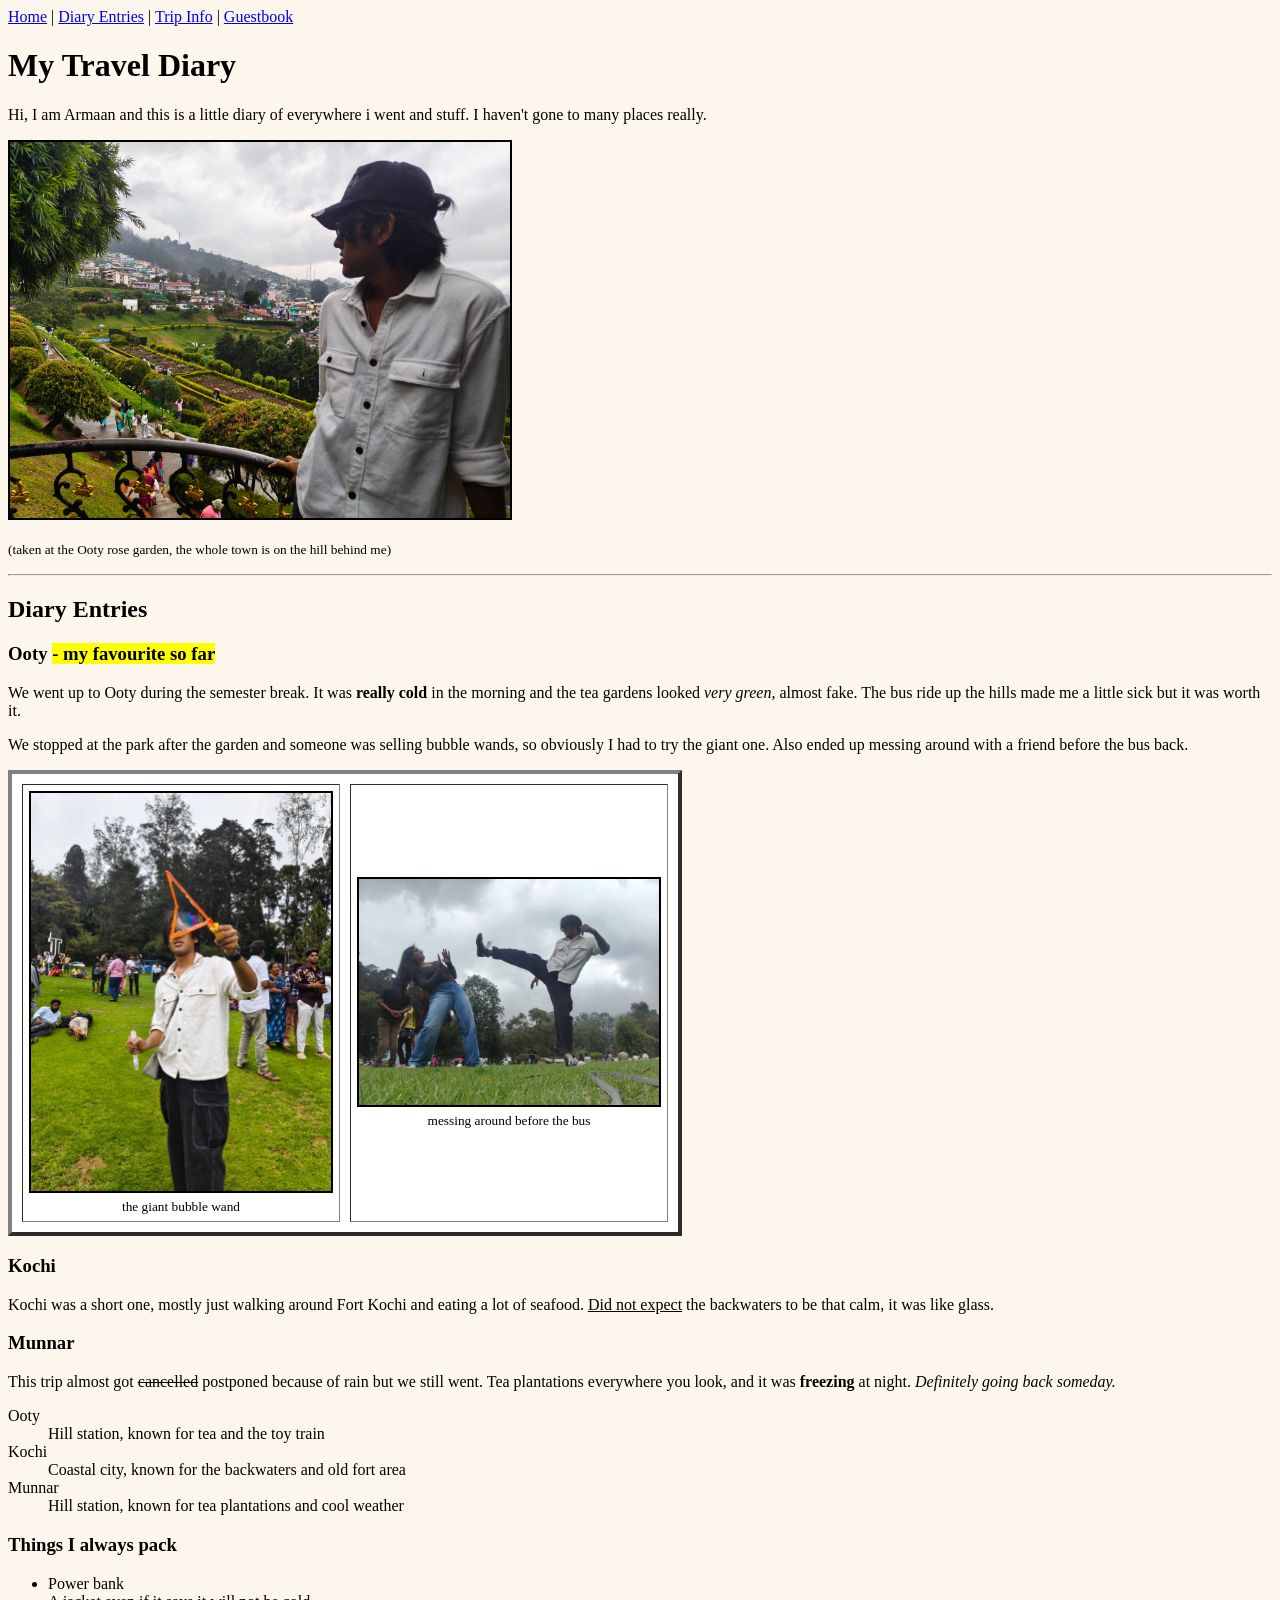
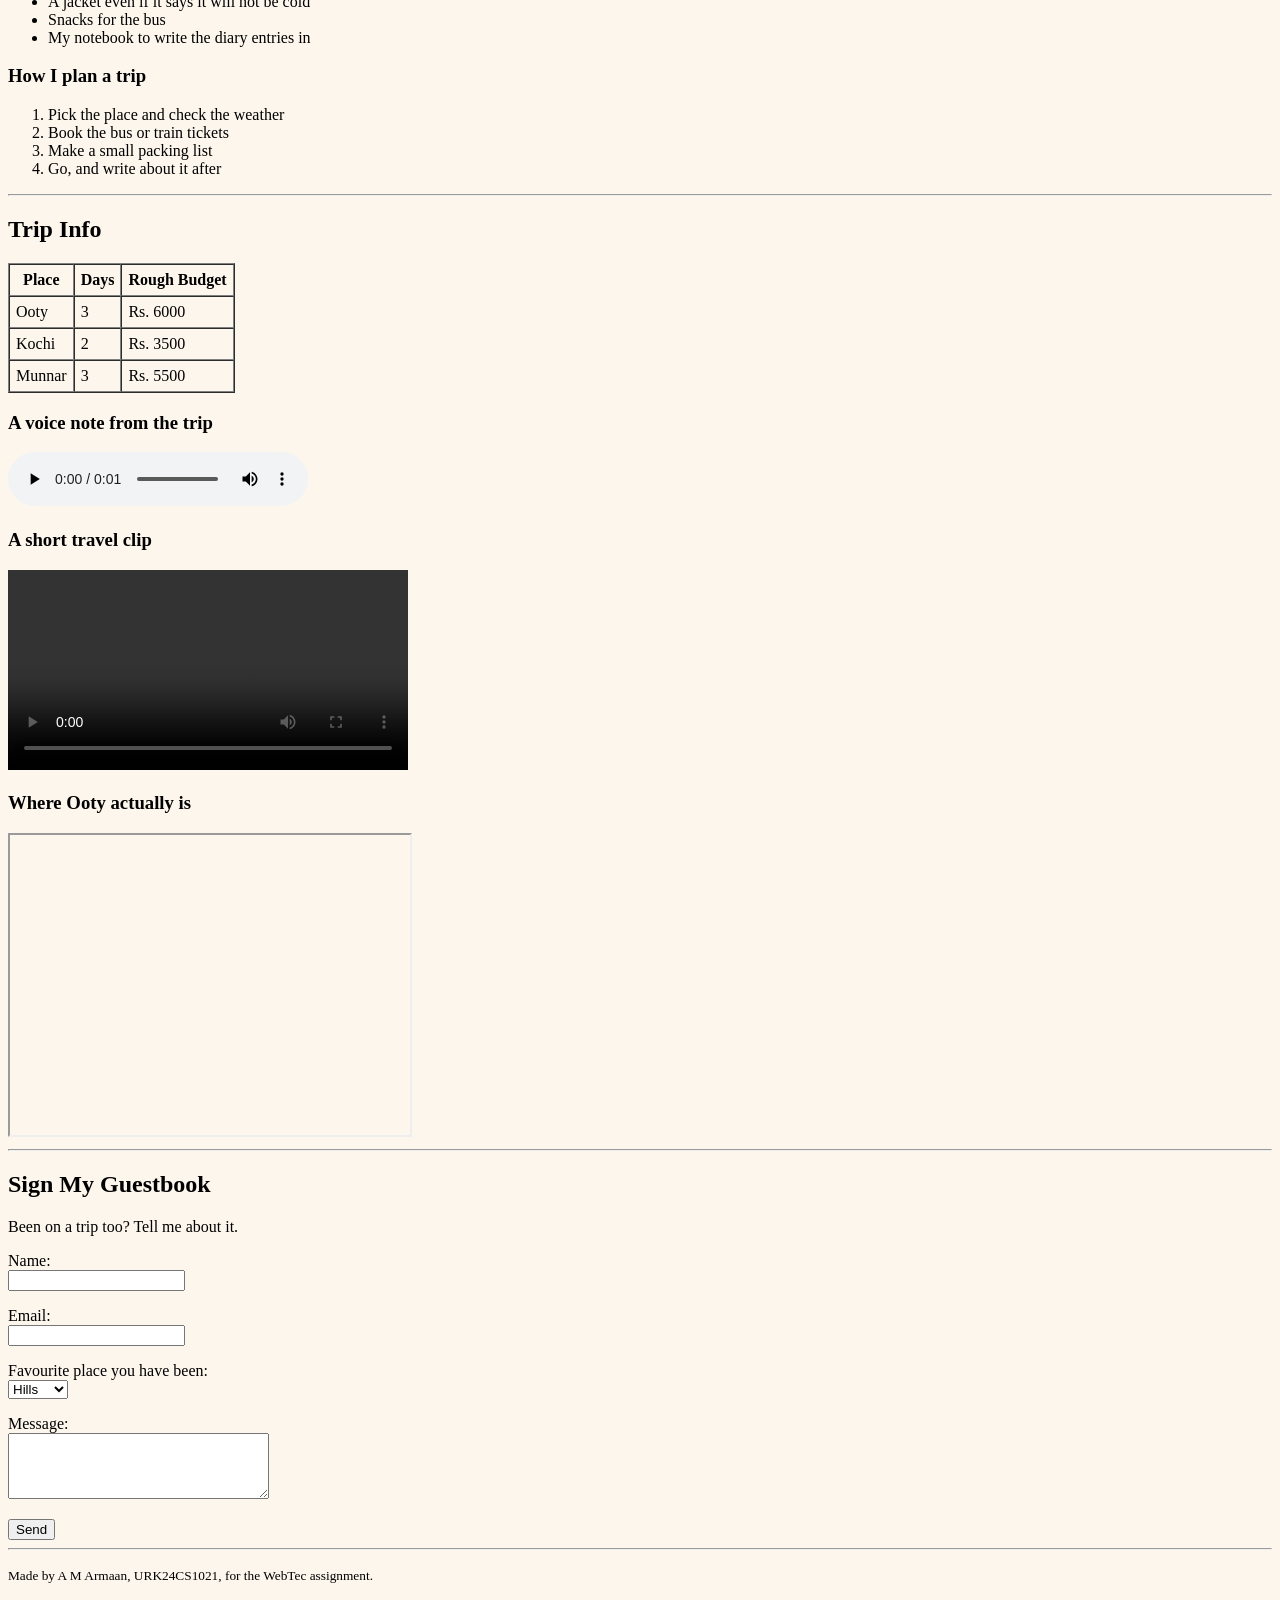
<file: Subjects/WebTech/output/Assignment1/index.html>
<!DOCTYPE html>
<html>
<head>
<title>My Travel Diary</title>
<meta charset="UTF-8">
<link rel="icon" href="favicon.png" type="image/png">
</head>
<body bgcolor="#fdf6ec">

<!-- top nav links to the sections below -->
<nav>
<a href="#home">Home</a> |
<a href="#entries">Diary Entries</a> |
<a href="#tripinfo">Trip Info</a> |
<a href="#guestbook">Guestbook</a>
</nav>

<div id="home">
<h1>My Travel Diary</h1>
<p>Hi, I am Armaan and this is a little diary of everywhere i went and stuff. I haven't gone to many places really.</p>
<img src="travpic1.jpeg" alt="me looking out over the rose garden and the town in Ooty" width="500" border="2">
<p><small>(taken at the Ooty rose garden, the whole town is on the hill behind me)</small></p>
</div>

<hr>

<div id="entries">
<h2>Diary Entries</h2>

<h3>Ooty <mark>- my favourite so far</mark></h3>
<p>We went up to Ooty during the semester break. It was <b>really cold</b> in the morning and the tea gardens looked <i>very green</i>, almost fake. The bus ride up the hills made me a little sick but it was worth it.</p>
<p>We stopped at the park after the garden and someone was selling bubble wands, so obviously I had to try the giant one. Also ended up messing around with a friend before the bus back.</p>
<table border="4" cellpadding="6" cellspacing="10" bgcolor="#ffffff">
<tr>
<td align="center">
<img src="travpic2.jpeg" alt="blowing a big bubble in the park with a triangle wand" width="300" border="2">
<br><small>the giant bubble wand</small>
</td>
<td align="center">
<img src="travpic3.jpeg" alt="play fighting with a friend in the park, mid kick" width="300" border="2">
<br><small>messing around before the bus</small>
</td>
</tr>
</table>

<h3>Kochi</h3>
<p>Kochi was a short one, mostly just walking around Fort Kochi and eating a lot of seafood. <u>Did not expect</u> the backwaters to be that calm, it was like glass.</p>

<h3>Munnar</h3>
<p>This trip almost got <del>cancelled</del> postponed because of rain but we still went. Tea plantations everywhere you look, and it was <strong>freezing</strong> at night. <em>Definitely going back someday.</em></p>

<dl>
<dt>Ooty</dt>
<dd>Hill station, known for tea and the toy train</dd>
<dt>Kochi</dt>
<dd>Coastal city, known for the backwaters and old fort area</dd>
<dt>Munnar</dt>
<dd>Hill station, known for tea plantations and cool weather</dd>
</dl>

<h3>Things I always pack</h3>
<ul>
<li>Power bank</li>
<li>A jacket even if it says it will not be cold</li>
<li>Snacks for the bus</li>
<li>My notebook to write the diary entries in</li>
</ul>

<h3>How I plan a trip</h3>
<ol>
<li>Pick the place and check the weather</li>
<li>Book the bus or train tickets</li>
<li>Make a small packing list</li>
<li>Go, and write about it after</li>
</ol>
</div>

<hr>

<div id="tripinfo" class="section">
<h2>Trip Info</h2>

<table border="1" cellpadding="6" cellspacing="0">
<tr>
<th>Place</th>
<th>Days</th>
<th>Rough Budget</th>
</tr>
<tr>
<td>Ooty</td>
<td>3</td>
<td>Rs. 6000</td>
</tr>
<tr>
<td>Kochi</td>
<td>2</td>
<td>Rs. 3500</td>
</tr>
<tr>
<td>Munnar</td>
<td>3</td>
<td>Rs. 5500</td>
</tr>
</table>

<h3>A voice note from the trip</h3>
<audio controls src="postcard-chime.wav">
Your browser does not support the audio element.
</audio>

<h3>A short travel clip</h3>
<video controls width="400" src="travvid.mp4">
Your browser does not support the video element.
</video>

<h3>Where Ooty actually is</h3>
<iframe src="https://www.openstreetmap.org/export/embed.html?bbox=76.63%2C11.35%2C76.75%2C11.45&layer=mapnik" width="400" height="300"></iframe>
</div>

<hr>

<div id="guestbook">
<h2>Sign My Guestbook</h2>
<p>Been on a trip too? Tell me about it.</p>

<form action="#">
<p>
<label for="name">Name:</label><br>
<input type="text" id="name" name="name">
</p>
<p>
<label for="email">Email:</label><br>
<input type="email" id="email" name="email">
</p>
<p>
<label for="place">Favourite place you have been:</label><br>
<select id="place" name="place">
<option value="hills">Hills</option>
<option value="beach">Beach</option>
<option value="city">City</option>
<option value="other">Other</option>
</select>
</p>
<p>
<label for="feedback">Message:</label><br>
<textarea id="feedback" name="feedback" rows="4" cols="30"></textarea>
</p>
<button type="submit">Send</button>
</form>
</div>

<hr>
<p><small>Made by A M Armaan, URK24CS1021, for the WebTec assignment.</small></p>

</body>
</html>
</file>
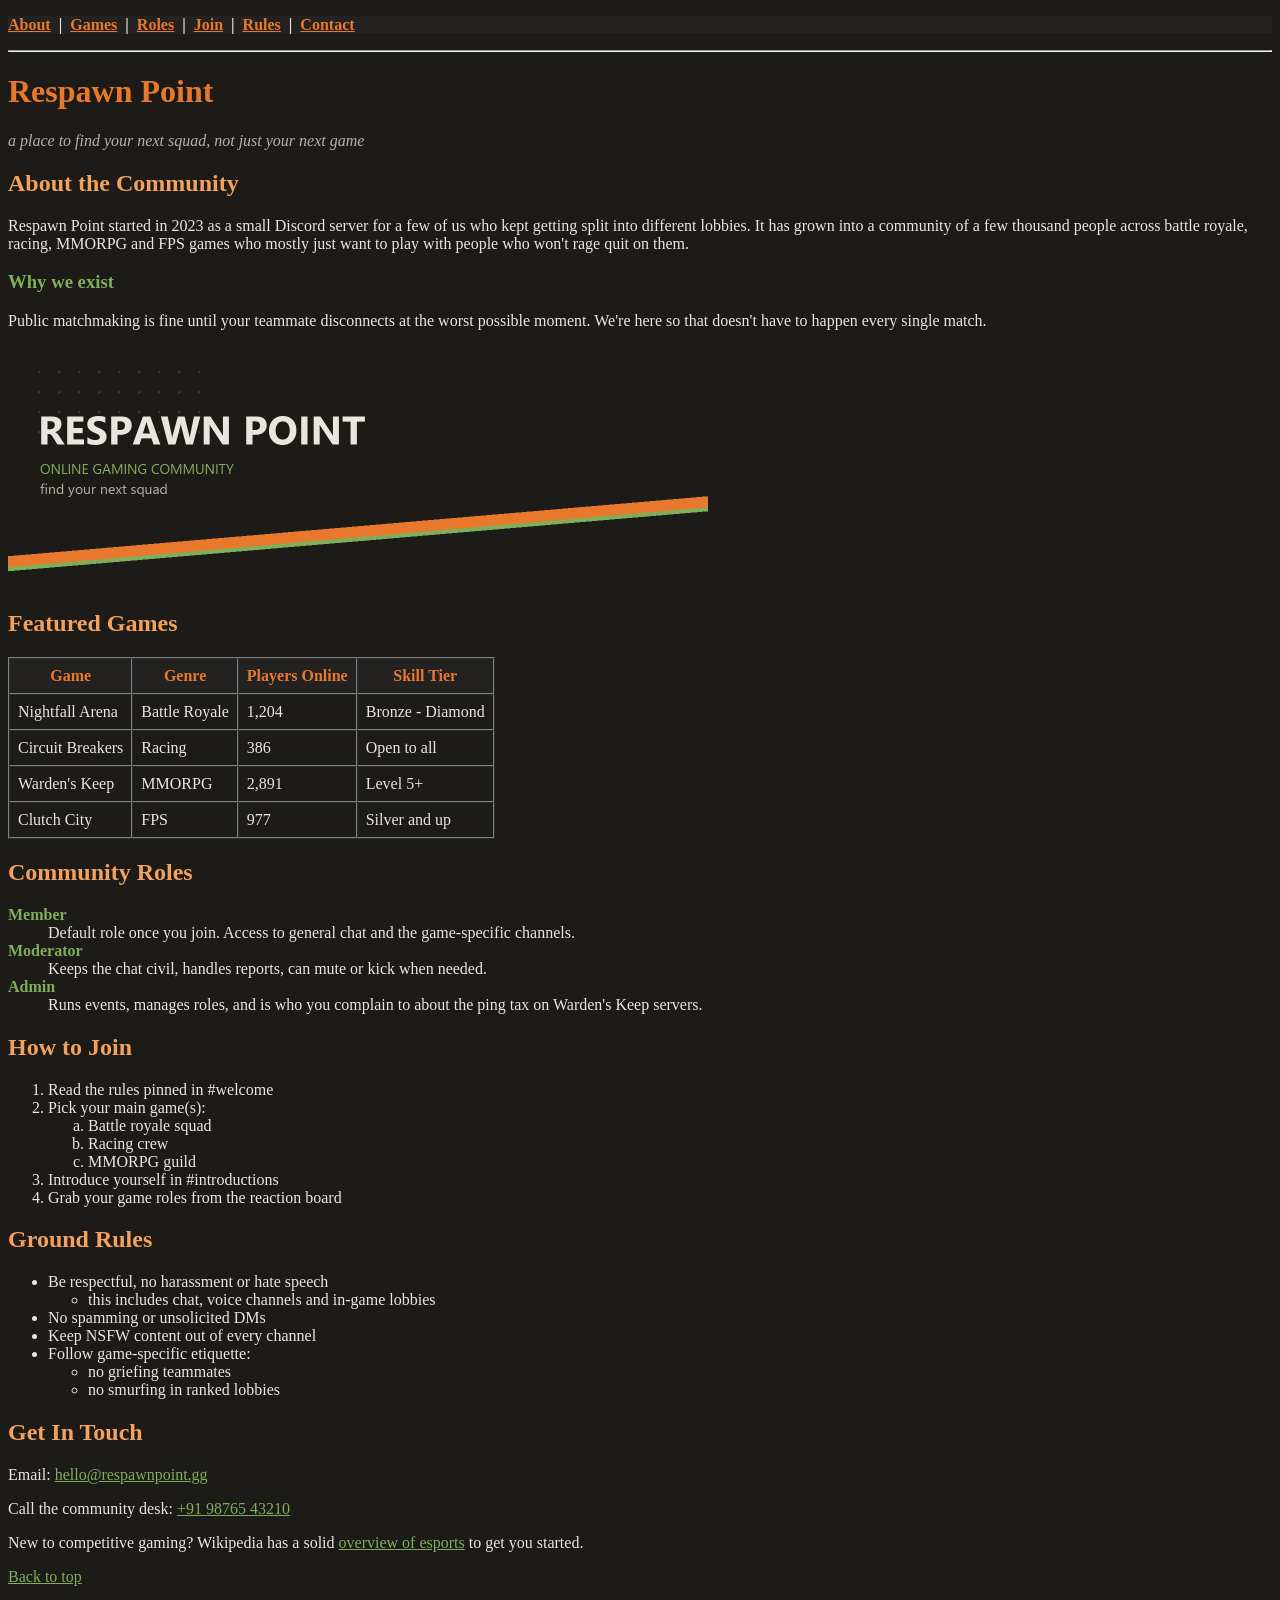
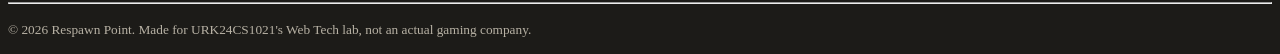
<file: Subjects/WebTech/output/Ex1/index.html>
<!DOCTYPE html>
<html lang="en">
<head>
  <meta charset="UTF-8">
  <title>Respawn Point - Online Gaming Community</title>
</head>

<body style="background-color: #1c1b18; color: #eae6df">

  <!-- bookmark target for the "back to top" link at the bottom -->
  <div id="top"></div>

  <!-- nav bar: internal links to each section further down the page -->
  <div style="background-color: #242220">
    <p>
      <b>
        <a href="#about" style="color: #e8792c">About</a> &nbsp;|&nbsp;
        <a href="#games" style="color: #e8792c">Games</a> &nbsp;|&nbsp;
        <a href="#roles" style="color: #e8792c">Roles</a> &nbsp;|&nbsp;
        <a href="#join" style="color: #e8792c">Join</a> &nbsp;|&nbsp;
        <a href="#rules" style="color: #e8792c">Rules</a> &nbsp;|&nbsp;
        <a href="#contact" style="color: #e8792c">Contact</a>
      </b>
    </p>
  </div>

  <hr style="color: #e8792c">

  <!-- hero / landing section -->
  <div>
    <h1 style="color: #e8792c">Respawn Point</h1>
    <p style="color: #b7b1a4">
      <i>a place to find your next squad, not just your next game</i>
    </p>
  </div>

  <!-- about the community -->
  <div id="about">
    <h2 style="color: #f3a15c">About the Community</h2>
    <p>
      Respawn Point started in 2023 as a small Discord server for a few of us
      who kept getting split into different lobbies. It has grown into a
      community of a few thousand people across battle royale, racing, MMORPG
      and FPS games who mostly just want to play with people who won't rage
      quit on them.
    </p>
    <h3 style="color: #7fae5a">Why we exist</h3>
    <p>
      Public matchmaking is fine until your teammate disconnects at the worst
      possible moment. We're here so that doesn't have to happen every single
      match.
    </p>
  </div>

  <!-- clickable image link: the banner jumps down to the games section -->
  <div>
    <a href="#games">
      <img src="banner.png" alt="Respawn Point community banner artwork" width="700">
    </a>
  </div>

  <!-- featured games table -->
  <div id="games">
    <h2 style="color: #f3a15c">Featured Games</h2>
    <table border="1" cellpadding="8" cellspacing="0">
      <tr style="background-color: #242220">
        <th style="color: #e8792c">Game</th>
        <th style="color: #e8792c">Genre</th>
        <th style="color: #e8792c">Players Online</th>
        <th style="color: #e8792c">Skill Tier</th>
      </tr>
      <tr>
        <td>Nightfall Arena</td>
        <td>Battle Royale</td>
        <td>1,204</td>
        <td>Bronze - Diamond</td>
      </tr>
      <tr>
        <td>Circuit Breakers</td>
        <td>Racing</td>
        <td>386</td>
        <td>Open to all</td>
      </tr>
      <tr>
        <td>Warden's Keep</td>
        <td>MMORPG</td>
        <td>2,891</td>
        <td>Level 5+</td>
      </tr>
      <tr>
        <td>Clutch City</td>
        <td>FPS</td>
        <td>977</td>
        <td>Silver and up</td>
      </tr>
    </table>
  </div>

  <!-- community roles, as a description list -->
  <div id="roles">
    <h2 style="color: #f3a15c">Community Roles</h2>
    <dl>
      <dt style="color: #7fae5a"><b>Member</b></dt>
      <dd>Default role once you join. Access to general chat and the game-specific channels.</dd>
      <dt style="color: #7fae5a"><b>Moderator</b></dt>
      <dd>Keeps the chat civil, handles reports, can mute or kick when needed.</dd>
      <dt style="color: #7fae5a"><b>Admin</b></dt>
      <dd>Runs events, manages roles, and is who you complain to about the ping tax on Warden's Keep servers.</dd>
    </dl>
  </div>

  <!-- how to join: nested ordered list -->
  <div id="join">
    <h2 style="color: #f3a15c">How to Join</h2>
    <ol>
      <li>Read the rules pinned in #welcome</li>
      <li>Pick your main game(s):
        <ol type="a">
          <li>Battle royale squad</li>
          <li>Racing crew</li>
          <li>MMORPG guild</li>
        </ol>
      </li>
      <li>Introduce yourself in #introductions</li>
      <li>Grab your game roles from the reaction board</li>
    </ol>
  </div>

  <!-- ground rules: nested unordered list -->
  <div id="rules">
    <h2 style="color: #f3a15c">Ground Rules</h2>
    <ul>
      <li>Be respectful, no harassment or hate speech
        <ul>
          <li>this includes chat, voice channels and in-game lobbies</li>
        </ul>
      </li>
      <li>No spamming or unsolicited DMs</li>
      <li>Keep NSFW content out of every channel</li>
      <li>Follow game-specific etiquette:
        <ul>
          <li>no griefing teammates</li>
          <li>no smurfing in ranked lobbies</li>
        </ul>
      </li>
    </ul>
  </div>

  <!-- contact: email link, phone link, external link, bookmark link -->
  <div id="contact">
    <h2 style="color: #f3a15c">Get In Touch</h2>
    <p>Email: <a href="mailto:hello@respawnpoint.gg" style="color: #7fae5a">hello@respawnpoint.gg</a></p>
    <p>Call the community desk: <a href="tel:+919876543210" style="color: #7fae5a">+91 98765 43210</a></p>
    <p>
      New to competitive gaming? Wikipedia has a solid
      <a href="https://en.wikipedia.org/wiki/Esports" target="_blank" style="color: #7fae5a">overview of esports</a>
      to get you started.
    </p>
    <p><a href="#top" style="color: #7fae5a">Back to top</a></p>
  </div>

  <hr style="color: #e8792c">

  <!-- footer -->
  <div style="color: #b7b1a4">
    <p><small>&copy; 2026 Respawn Point. Made for URK24CS1021's Web Tech lab, not an actual gaming company.</small></p>
  </div>

</body>
</html>
</file>
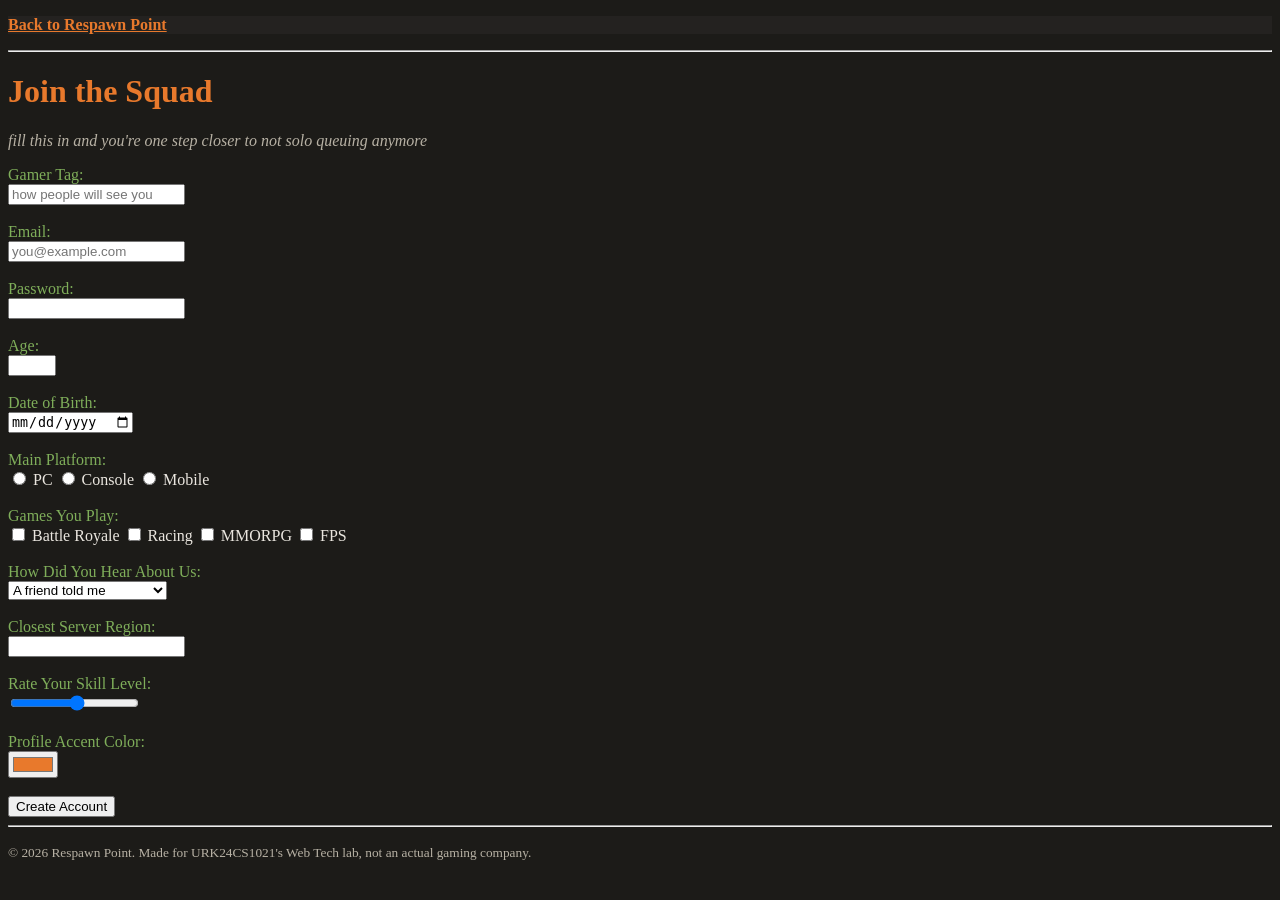
<file: Subjects/WebTech/output/Ex2/index.html>
<!DOCTYPE html>
<html lang="en">
<head>
  <meta charset="UTF-8">
  <title>Join Respawn Point - Registration</title>
</head>

<body style="background-color: #1c1b18; color: #eae6df">

  <!-- link back to the Ex1 homepage so the two pages are one site -->
  <div style="background-color: #242220">
    <p><b><a href="../Ex1/index.html" style="color: #e8792c">Back to Respawn Point</a></b></p>
  </div>

  <hr style="color: #e8792c">

  <h1 style="color: #e8792c">Join the Squad</h1>
  <p style="color: #b7b1a4">
    <i>fill this in and you're one step closer to not solo queuing anymore</i>
  </p>

  <form action="#" method="post">

    <!-- Text Input -->
    <label for="gamertag" style="color: #7fae5a">Gamer Tag:</label><br>
    <input type="text" id="gamertag" name="gamertag" placeholder="how people will see you" required><br><br>

    <!-- Email Input -->
    <label for="email" style="color: #7fae5a">Email:</label><br>
    <input type="email" id="email" name="email" placeholder="you@example.com" required><br><br>

    <!-- Password -->
    <label for="password" style="color: #7fae5a">Password:</label><br>
    <input type="password" id="password" name="password" required><br><br>

    <!-- Number -->
    <label for="age" style="color: #7fae5a">Age:</label><br>
    <input type="number" id="age" name="age" min="13" max="99"><br><br>

    <!-- Date -->
    <label for="dob" style="color: #7fae5a">Date of Birth:</label><br>
    <input type="date" id="dob" name="dob"><br><br>

    <!-- Radio Buttons -->
    <label style="color: #7fae5a">Main Platform:</label><br>
    <input type="radio" name="platform" value="pc"> PC
    <input type="radio" name="platform" value="console"> Console
    <input type="radio" name="platform" value="mobile"> Mobile<br><br>

    <!-- Checkbox -->
    <label style="color: #7fae5a">Games You Play:</label><br>
    <input type="checkbox" name="games" value="battle-royale"> Battle Royale
    <input type="checkbox" name="games" value="racing"> Racing
    <input type="checkbox" name="games" value="mmorpg"> MMORPG
    <input type="checkbox" name="games" value="fps"> FPS<br><br>

    <!-- Dropdown -->
    <label for="heard" style="color: #7fae5a">How Did You Hear About Us:</label><br>
    <select id="heard" name="heard">
      <option value="friend">A friend told me</option>
      <option value="youtube">YouTube</option>
      <option value="reddit">Reddit</option>
      <option value="discord">Another Discord server</option>
    </select><br><br>

    <!-- Datalist -->
    <label for="region" style="color: #7fae5a">Closest Server Region:</label><br>
    <input list="regions" name="region" id="region">
    <datalist id="regions">
      <option value="Mumbai">
      <option value="Chennai">
      <option value="Bangalore">
      <option value="Singapore">
    </datalist><br><br>

    <!-- Range -->
    <label for="rating" style="color: #7fae5a">Rate Your Skill Level:</label><br>
    <input type="range" id="rating" name="rating" min="1" max="20"><br><br>

    <!-- Color -->
    <label for="accent" style="color: #7fae5a">Profile Accent Color:</label><br>
    <input type="color" id="accent" name="accent" value="#e8792c"><br><br>

    <!-- Submit -->
    <button type="submit">Create Account</button>

  </form>

  <hr style="color: #e8792c">

  <!-- footer -->
  <div style="color: #b7b1a4">
    <p><small>&copy; 2026 Respawn Point. Made for URK24CS1021's Web Tech lab, not an actual gaming company.</small></p>
  </div>

</body>
</html>
</file>
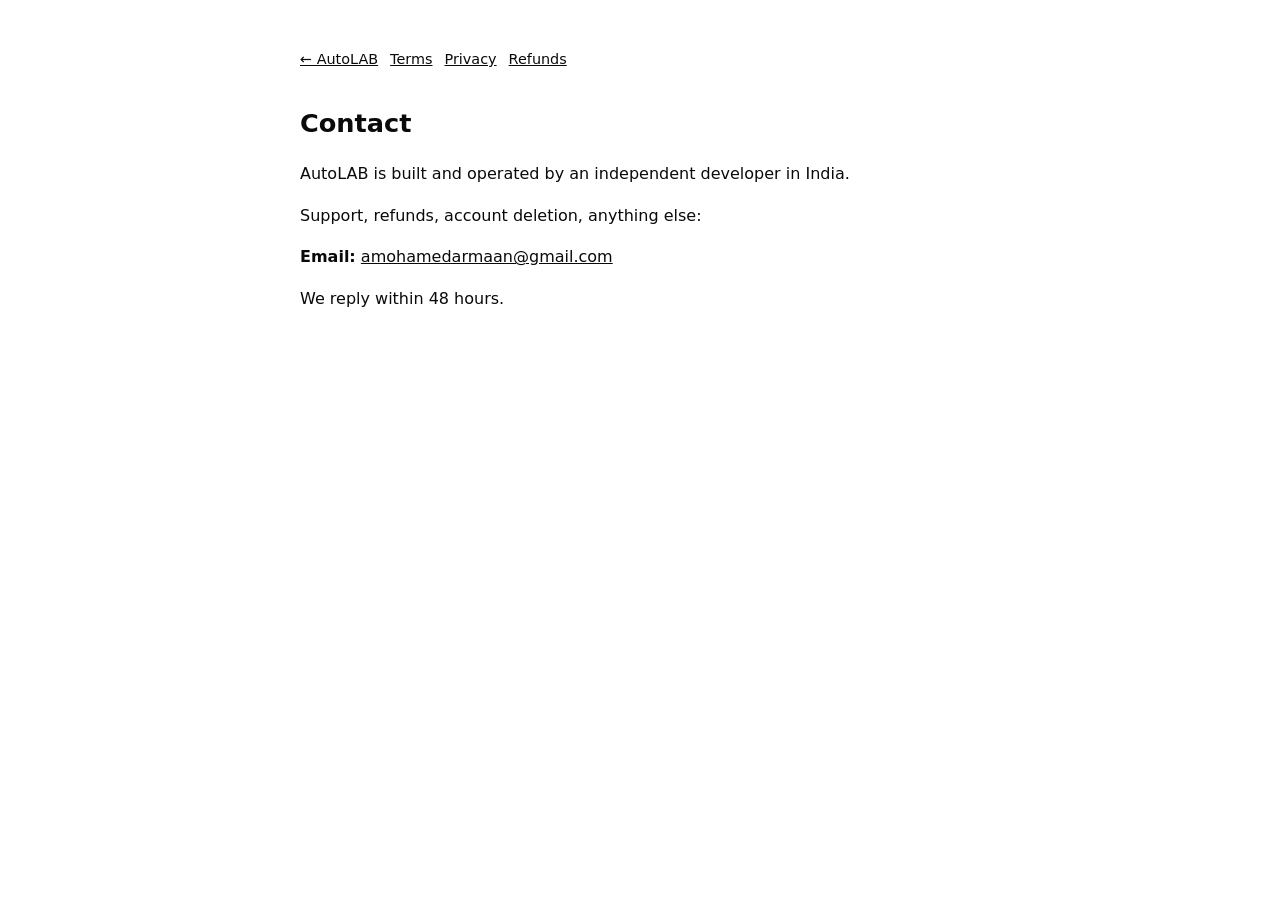
<file: static/legal/contact.html>
<!doctype html>
<html lang="en">
<head>
<meta charset="utf-8" />
<meta name="viewport" content="width=device-width, initial-scale=1" />
<title>Contact — AutoLAB</title>
<style>
  body{max-width:680px;margin:0 auto;padding:48px 20px;font:16px/1.6 system-ui,sans-serif;color:#0a0a0a;background:#fff}
  h1{font-size:1.6rem}
  a{color:inherit}
  nav{margin-bottom:32px;font-size:.9rem}nav a{margin-right:12px}
</style>
</head>
<body>
<nav><a href="/">← AutoLAB</a><a href="/terms">Terms</a><a href="/privacy">Privacy</a><a href="/refunds">Refunds</a></nav>
<h1>Contact</h1>
<p>AutoLAB is built and operated by an independent developer in India.</p>
<p>Support, refunds, account deletion, anything else:</p>
<p><strong>Email:</strong> <a href="mailto:amohamedarmaan@gmail.com">amohamedarmaan@gmail.com</a></p>
<p>We reply within 48 hours.</p>
</body>
</html>
</file>
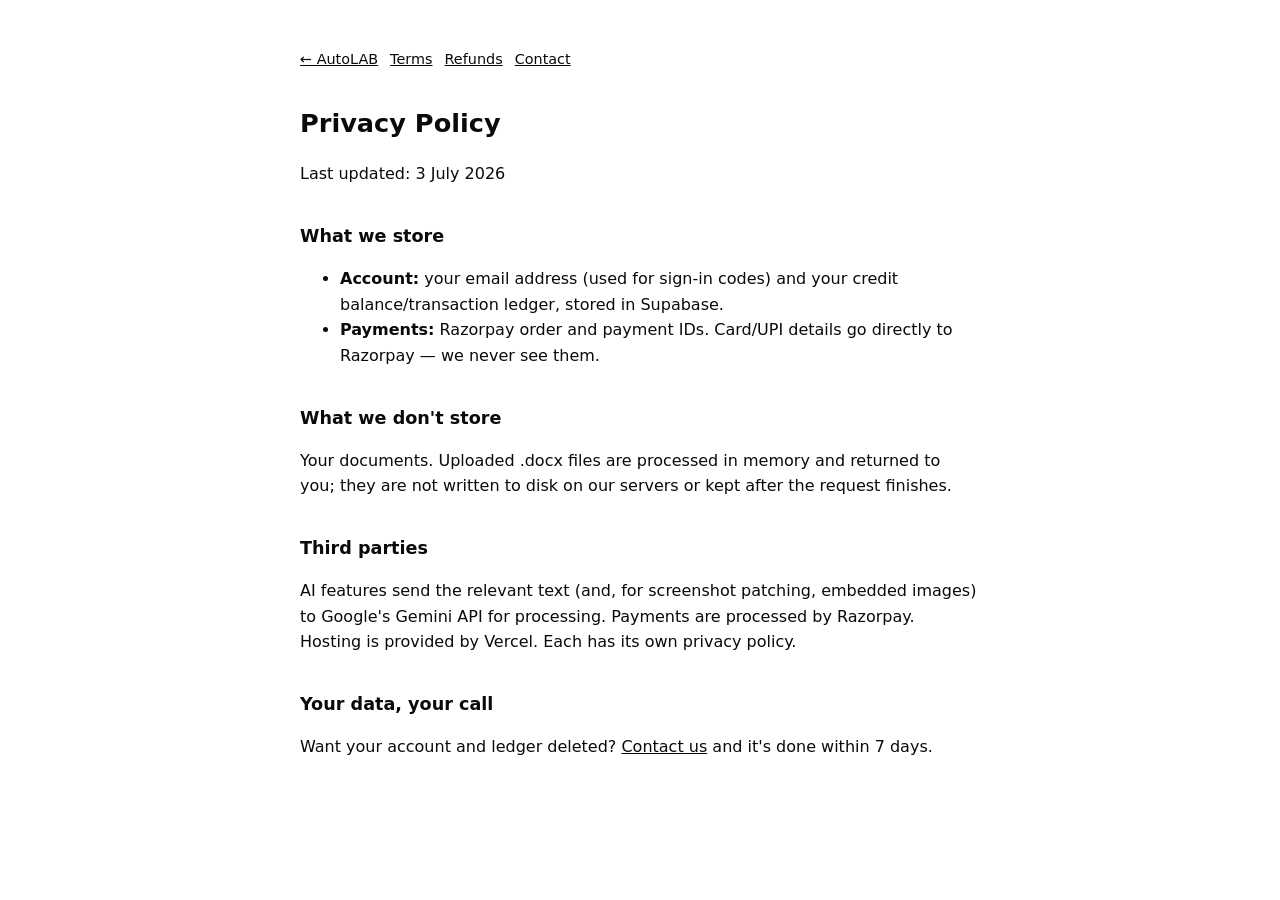
<file: static/legal/privacy.html>
<!doctype html>
<html lang="en">
<head>
<meta charset="utf-8" />
<meta name="viewport" content="width=device-width, initial-scale=1" />
<title>Privacy Policy — AutoLAB</title>
<style>
  body{max-width:680px;margin:0 auto;padding:48px 20px;font:16px/1.6 system-ui,sans-serif;color:#0a0a0a;background:#fff}
  h1{font-size:1.6rem}h2{font-size:1.1rem;margin-top:2em}
  a{color:inherit}
  nav{margin-bottom:32px;font-size:.9rem}nav a{margin-right:12px}
</style>
</head>
<body>
<nav><a href="/">← AutoLAB</a><a href="/terms">Terms</a><a href="/refunds">Refunds</a><a href="/contact">Contact</a></nav>
<h1>Privacy Policy</h1>
<p>Last updated: 3 July 2026</p>

<h2>What we store</h2>
<ul>
  <li><strong>Account:</strong> your email address (used for sign-in codes) and
  your credit balance/transaction ledger, stored in Supabase.</li>
  <li><strong>Payments:</strong> Razorpay order and payment IDs. Card/UPI
  details go directly to Razorpay — we never see them.</li>
</ul>

<h2>What we don't store</h2>
<p>Your documents. Uploaded .docx files are processed in memory and returned
to you; they are not written to disk on our servers or kept after the request
finishes.</p>

<h2>Third parties</h2>
<p>AI features send the relevant text (and, for screenshot patching, embedded
images) to Google's Gemini API for processing. Payments are processed by
Razorpay. Hosting is provided by Vercel. Each has its own privacy policy.</p>

<h2>Your data, your call</h2>
<p>Want your account and ledger deleted? <a href="/contact">Contact us</a> and
it's done within 7 days.</p>
</body>
</html>
</file>
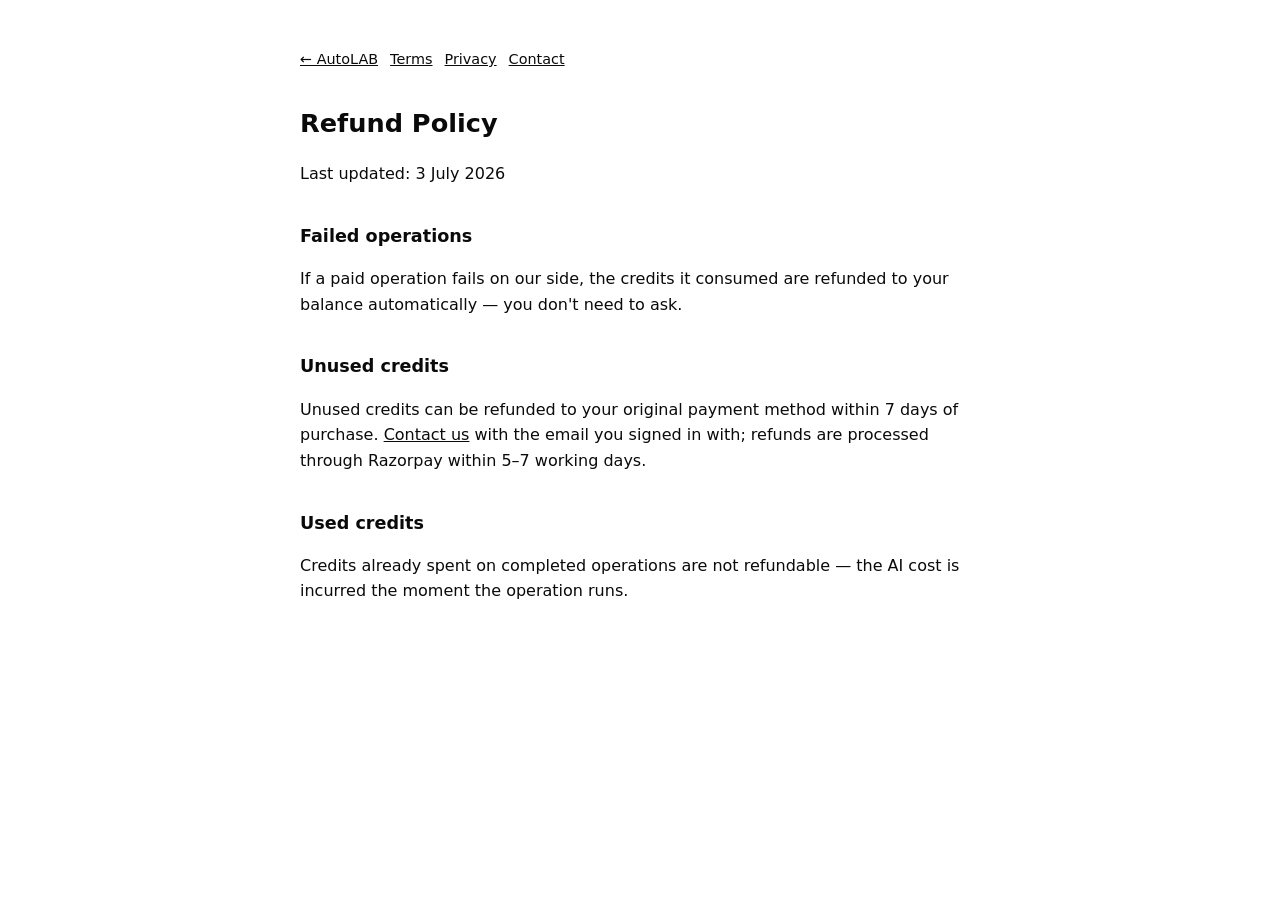
<file: static/legal/refunds.html>
<!doctype html>
<html lang="en">
<head>
<meta charset="utf-8" />
<meta name="viewport" content="width=device-width, initial-scale=1" />
<title>Refund Policy — AutoLAB</title>
<style>
  body{max-width:680px;margin:0 auto;padding:48px 20px;font:16px/1.6 system-ui,sans-serif;color:#0a0a0a;background:#fff}
  h1{font-size:1.6rem}h2{font-size:1.1rem;margin-top:2em}
  a{color:inherit}
  nav{margin-bottom:32px;font-size:.9rem}nav a{margin-right:12px}
</style>
</head>
<body>
<nav><a href="/">← AutoLAB</a><a href="/terms">Terms</a><a href="/privacy">Privacy</a><a href="/contact">Contact</a></nav>
<h1>Refund Policy</h1>
<p>Last updated: 3 July 2026</p>

<h2>Failed operations</h2>
<p>If a paid operation fails on our side, the credits it consumed are refunded
to your balance automatically — you don't need to ask.</p>

<h2>Unused credits</h2>
<p>Unused credits can be refunded to your original payment method within
7 days of purchase. <a href="/contact">Contact us</a> with the email you
signed in with; refunds are processed through Razorpay within 5–7 working
days.</p>

<h2>Used credits</h2>
<p>Credits already spent on completed operations are not refundable — the AI
cost is incurred the moment the operation runs.</p>
</body>
</html>
</file>
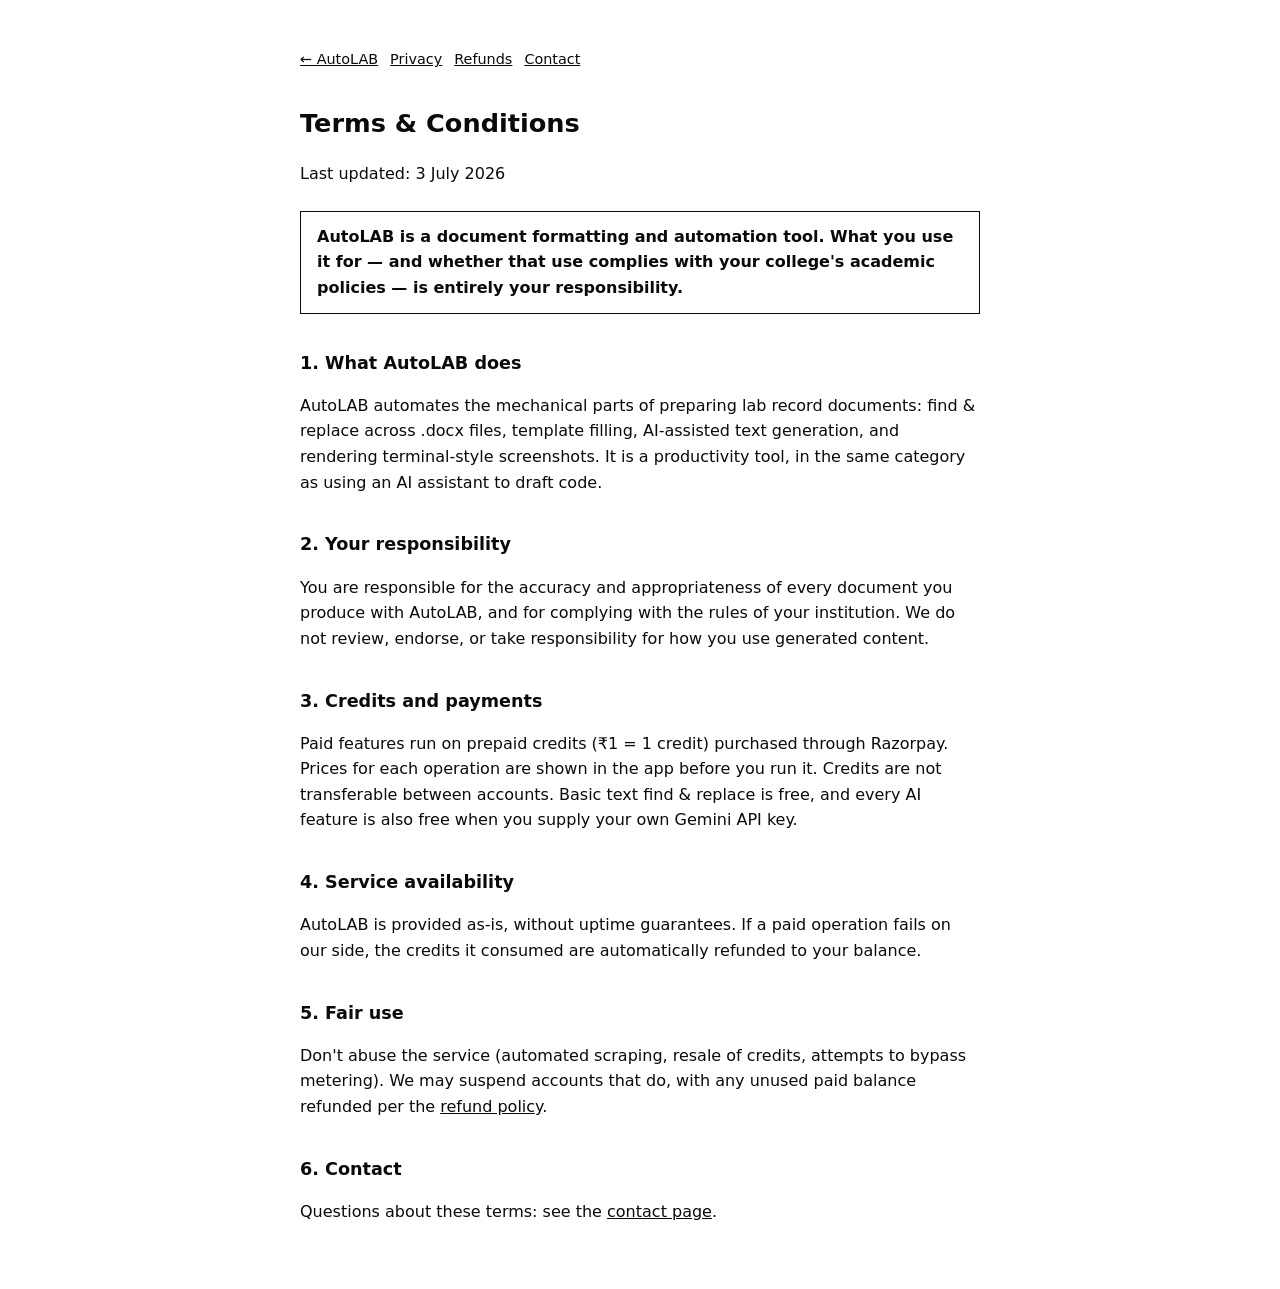
<file: static/legal/terms.html>
<!doctype html>
<html lang="en">
<head>
<meta charset="utf-8" />
<meta name="viewport" content="width=device-width, initial-scale=1" />
<title>Terms &amp; Conditions — AutoLAB</title>
<style>
  body{max-width:680px;margin:0 auto;padding:48px 20px;font:16px/1.6 system-ui,sans-serif;color:#0a0a0a;background:#fff}
  h1{font-size:1.6rem}h2{font-size:1.1rem;margin-top:2em}
  a{color:inherit}
  .note{border:1px solid #0a0a0a;padding:12px 16px;margin:24px 0;font-weight:600}
  nav{margin-bottom:32px;font-size:.9rem}nav a{margin-right:12px}
</style>
</head>
<body>
<nav><a href="/">← AutoLAB</a><a href="/privacy">Privacy</a><a href="/refunds">Refunds</a><a href="/contact">Contact</a></nav>
<h1>Terms &amp; Conditions</h1>
<p>Last updated: 3 July 2026</p>

<div class="note">AutoLAB is a document formatting and automation tool. What you
use it for — and whether that use complies with your college's academic
policies — is entirely your responsibility.</div>

<h2>1. What AutoLAB does</h2>
<p>AutoLAB automates the mechanical parts of preparing lab record documents:
find &amp; replace across .docx files, template filling, AI-assisted text
generation, and rendering terminal-style screenshots. It is a productivity
tool, in the same category as using an AI assistant to draft code.</p>

<h2>2. Your responsibility</h2>
<p>You are responsible for the accuracy and appropriateness of every document
you produce with AutoLAB, and for complying with the rules of your
institution. We do not review, endorse, or take responsibility for how you
use generated content.</p>

<h2>3. Credits and payments</h2>
<p>Paid features run on prepaid credits (₹1 = 1 credit) purchased through
Razorpay. Prices for each operation are shown in the app before you run it.
Credits are not transferable between accounts. Basic text find &amp; replace
is free, and every AI feature is also free when you supply your own Gemini
API key.</p>

<h2>4. Service availability</h2>
<p>AutoLAB is provided as-is, without uptime guarantees. If a paid operation
fails on our side, the credits it consumed are automatically refunded to your
balance.</p>

<h2>5. Fair use</h2>
<p>Don't abuse the service (automated scraping, resale of credits, attempts to
bypass metering). We may suspend accounts that do, with any unused paid
balance refunded per the <a href="/refunds">refund policy</a>.</p>

<h2>6. Contact</h2>
<p>Questions about these terms: see the <a href="/contact">contact page</a>.</p>
</body>
</html>
</file>
